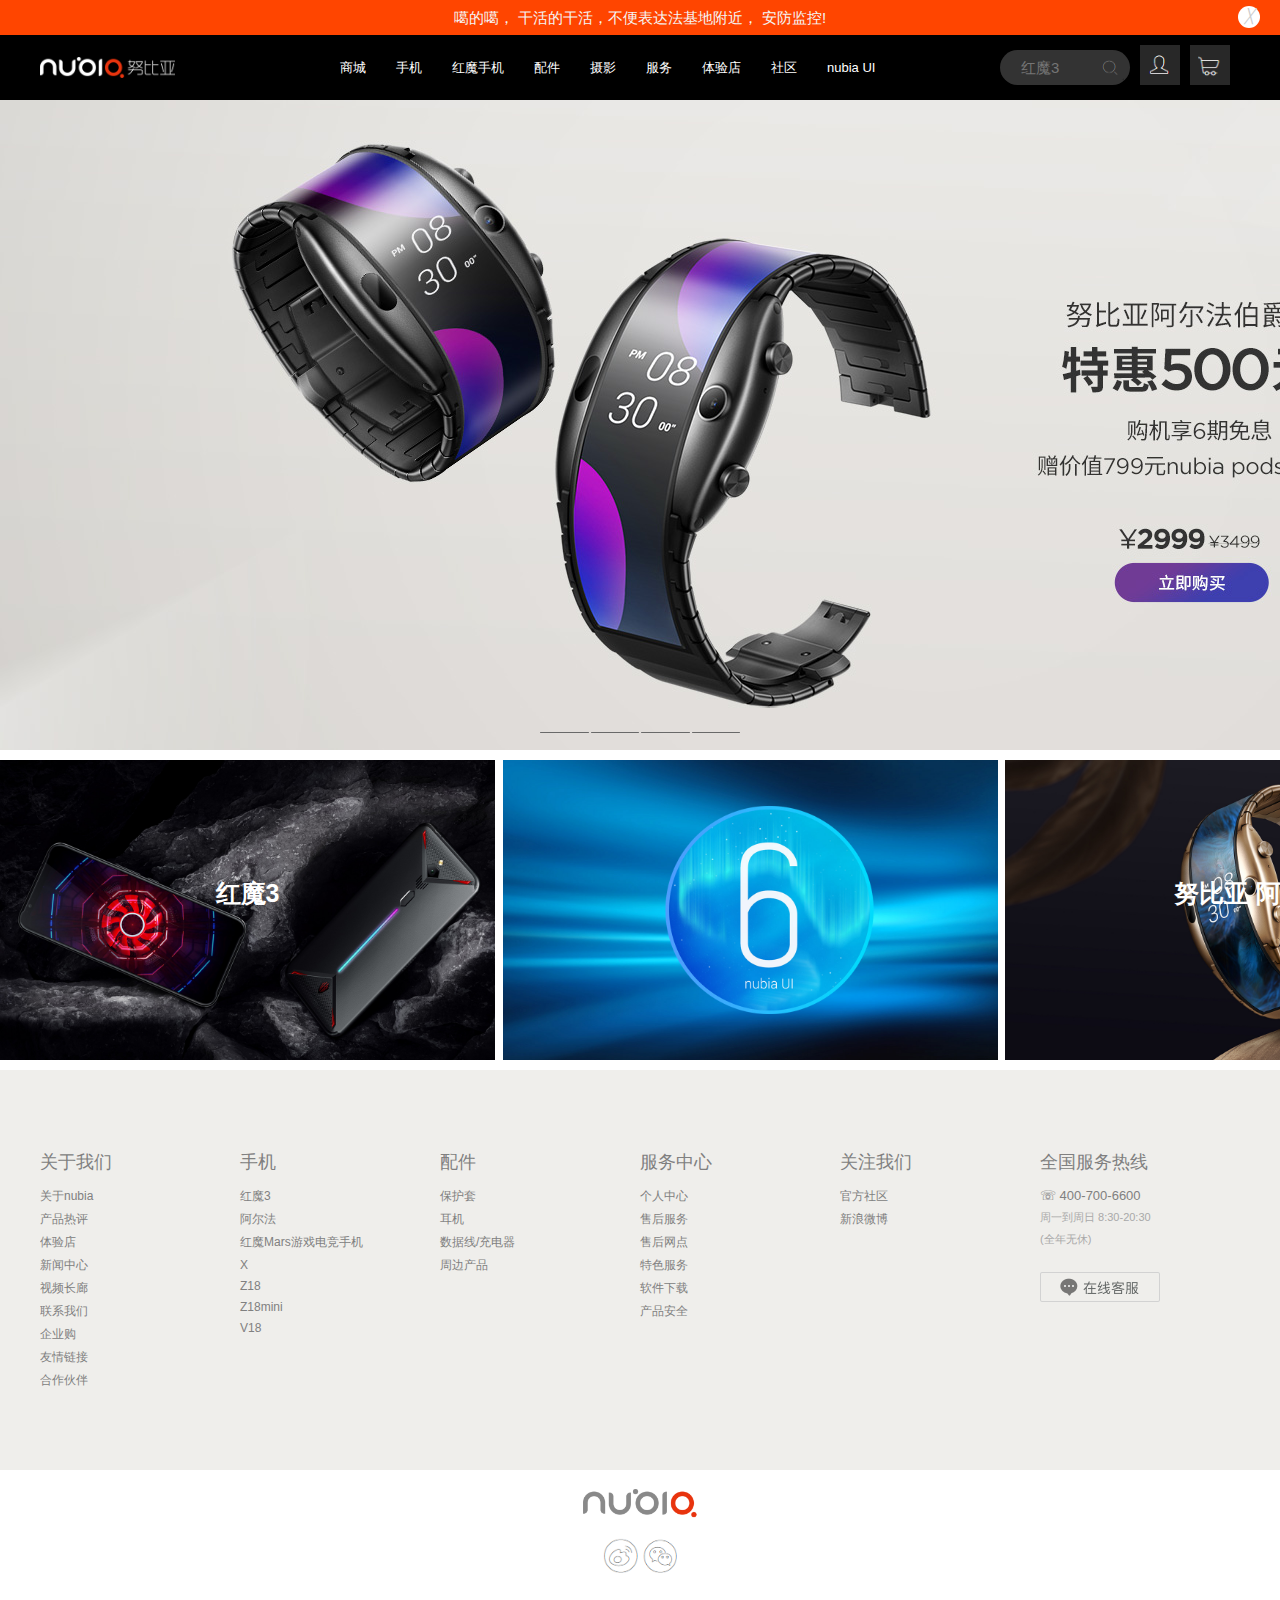
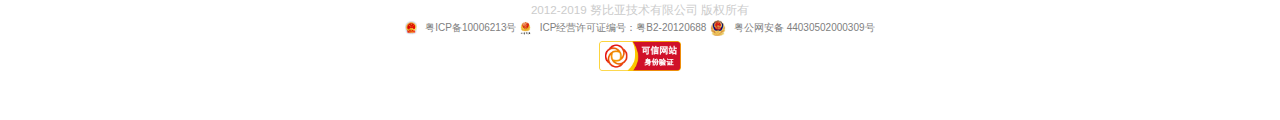
<file: index.html>
<!DOCTYPE html>
<html>
	<head>
		<meta charset="utf-8" />
		<title>努比亚手机-官方网站</title>
		<link rel="icon" href="title-icon.png"/>
		<link rel="stylesheet" type="text/css" href="css/base.css"/>
		<link rel="stylesheet" type="text/css" href="css/index.css"/>
		<script src="js/index.js" type="text/javascript" charset="utf-8"></script>
	</head>
	<body>
		<!--公告  ╳-->
		<div id = "notice" class="notice">
			<p>噶的噶， 干活的干活，不便表达法基地附近， 安防监控!</p>
			<a href="#">
				<i>╳</i>
			</a>
		</div>
		<!--公告end-->
		
		<!--顶部-->
		<header class="header">
			<div class="header_in">
				<!--logo-->
				<div class="header_left">
					<h1><a href="index.html">
						<img src="img/nubia-logo-inverse-x2-cn.png"/>
					</a></h1>
				</div>
				<div class="header_right">
					<!--nav-->
					<div id="header-nav" class="header_nav">
						<ul id = "navItem">
							<li><a href="shop.html">商城</a></li>
							<li><a href="#">手机</a></li>
							<li><a href="#">红魔手机</a></li>
							<li><a href="#">配件</a></li>
							<li><a href="#">摄影</a></li>
							<li><a href="#">服务</a></li>
							<li><a href="#">体验店</a></li>
							<li><a href="#">社区</a></li>
							<li><a href="#">nubia UI</a></li>
						</ul>
					</div>
					<!--search login cart-->
					<div class="header_login">
						<ul>
							
							<li><a href="#"></a></li>
							<li><a href="#"></a></li>
							<li>
								<input type="text" placeholder="红魔3"/>
								<i></i>
							</li>
						</ul>	
					</div>
				</div>
			</div>
					<!-- hover-tabs -->
		<!-- hover-tabs 1-->
		<div class="hover-tabs">
			<ul>
				<li>
					<a href="#">
						<img src="img/mo1.png"/>
						<span>Z20</span>
					</a>
				</li>
				<li>
					<a href="#">
						<img src="img/mo2.png"/>
						<span>Z20</span>
					</a>
				</li>
				<li>
					<a href="#">
						<img src="img/mo3.png"/>
						<span>Z20</span>
					</a>
				</li>
				<li>
					<a href="#">
						<img src="img/mo4.png"/>
						<span>Z20</span>
					</a>
				</li>
				<li>
					<a href="#">
						<img src="img/mo5.png"/>
						<span>Z20</span>
					</a>
				</li>
				<li>
					<a href="#">
						<img src="img/mo6.png"/>
						<span>Z20</span>
					</a>
				</li>
			</ul>
		</div>
		<!-- hover-tabs 2-->
		<div class="hover-tabs">
			<ul>
				<li>
					<a href="#">
						<img src="img/hm1.png"/>
						<span>红魔3</span>
					</a>
				</li>
				<li>
					<a href="#">
						<img src="img/hm2.png"/>
						<span>红魔Mars</span>
					</a>
				</li>
		
			</ul>
		</div>
		<!-- hover-tabs 3-->
		<div class="hover-tabs">
			<ul>
				<li>
					<a href="#">
						<img src="img/mo1.png"/>
						<span>Z20</span>
					</a>
				</li>
				<li>
					<a href="#">
						<img src="img/mo1.png"/>
						<span>Z20</span>
					</a>
				</li>
				<li>
					<a href="#">
						<img src="img/mo1.png"/>
						<span>Z20</span>
					</a>
				</li>
				<li>
					<a href="#">
						<img src="img/mo1.png"/>
						<span>Z20</span>
					</a>
				</li>
				<li>
					<a href="#">
						<img src="img/mo1.png"/>
						<span>Z20</span>
					</a>
				</li>
				<li>
					<a href="#">
						<img src="img/mo1.png"/>
						<span>Z20</span>
					</a>
				</li>
			</ul>
		</div>
		<!-- hover-tabs  end-->
		</header>
		<!--顶部end-->

	
		
		<!--广告区-->
		<div class="banner">
			<div class="banner_lunbo">
				<img src="img/banner_p5  .jpg"/>
			</div>
			<div class="tiao">
				<ul>
					<li></li>
					<li></li>
					<li></li>
					<li></li>
				</ul>
			</div>
		</div>
		<div class="banner_video">
				<ul>
					<li>
						<a href="#">
							<img src="img/video1.jpg"/>
							<h3>红魔3</h3>
						</a>
					</li>
					<li>
						<a href="#">
							<img src="img/video2.jpg"/>
						</a>
					</li>
					<li>
						<a href="#">
							<img src="img/video3.jpg"/>
							<h3>努比亚&nbsp;阿尔法</h3>
						</a>
					</li>
				</ul>
			</div>
		<!--广告区end-->
		<div class="footer_container">
			<div class="footer_top">
				<div class="footer_top_in">
					<ul>
						<li>关于我们</li>
						<li><a href="#">关于nubia</a></li>
						<li><a href="#">产品热评</a></li>
						<li><a href="#">体验店</a></li>
						<li><a href="#">新闻中心</a></li>
						<li><a href="#">视频长廊</a></li>
						<li><a href="#">联系我们</a></li>
						<li><a href="#">企业购</a></li>
						<li><a href="#">友情链接</a></li>
						<li><a href="#">合作伙伴</a></li>
					</ul>
					<ul>
						<li>手机</li>
						<li><a href="#">红魔3</a></li>
						<li><a href="#">阿尔法</a></li>
						<li><a href="#">红魔Mars游戏电竞手机</a></li>
						<li><a href="#">X</a></li>
						<li><a href="#">Z18</a></li>
						<li><a href="#">Z18mini</a></li>
						<li><a href="#">V18</a></li>
					</ul>
					<ul>
						<li>配件</li>
						<li><a href="#">保护套</a></li>
						<li><a href="#">耳机</a></li>
						<li><a href="#">数据线/充电器</a></li>
						<li><a href="#">周边产品</a></li>
					</ul>
					<ul>
						<li>服务中心</li>
						<li><a href="#">个人中心</a></li>
						<li><a href="#">售后服务</a></li>
						<li><a href="#">售后网点</a></li>
						<li><a href="#">特色服务</a></li>
						<li><a href="#">软件下载</a></li>
						<li><a href="#">产品安全</a></li>
					</ul>
					<ul>
						<li>关注我们</li>
						<li><a href="#">官方社区</a></li>
						<li><a href="#">新浪微博</a></li>					
					</ul>
					<ul class="last_ul">
						<li>全国服务热线</li>
						<li><a href="#">☏ 400-700-6600</a></li>
						<li><span>周一到周日 8:30-20:30</span></li>
						<li><span>(全年无休)</span></li>
						<li style="margin-top: 25px;"><span><img src="img/online-server-icon.png"/></span></li>
					</ul>
				</div>
			</div>
			<div class="footer_bottom">
				<a href="#"><img width="115px" src="img/footer-bottom-logo.png"/></a>
				<div class="weibo_wechat_icon">
					<a style="background-image: url(img/footer-bottom-weibo-icon.png);" href="#"></a>
					<a style="background-image: url(img/footer-bottom-wecat-icon.png);"  href="#"></a>
				</div>
				<div class="xk">
					<small>
						2012-2019 努比亚技术有限公司 版权所有<br />
						<a href="https://www.miibeian.gov.cn/">
							<img src="img/xk1.png"/>
							<span> 粤ICP备10006213号</span>
						</a>
						<a href="https://www.miibeian.gov.cn/">
							<img src="img/xk2.jpg"/>
							<span> ICP经营许可证编号：粤B2-20120688</span>
						</a>
						<a href="https://www.miibeian.gov.cn/">
							<img src="img/xk3.png"/>
							<span> 粤公网安备 44030502000309号</span>
						</a><br />
					</small>
						<a href="#">
							<img  style="height: 30px; margin-top: 5px;" src="img/kxwz.png"/>
						</a>
				</div>
			</div>
		</div>
	
	</body>
</html>
</file>
<file: css/base.css>
/*清空默认样式*/
html{color:#000;background:#FFF}
body,div,dl,dt,dd,ul,ol,li,h1,h2,h3,h4,h5,h6,pre,code,form,fieldset,
legend,input,textarea,p,blockquote,th,td,a,img{margin:0;padding:0}
table{border-collapse:collapse;border-spacing:0}
fieldset,img{border:0}
address,caption,cite,code,dfn,em,strong,th,var{font-style:normal;font-weight:normal}
ol,ul{list-style:none}
caption,th{text-align:left}
h1,h2,h3,h4,h5,h6{font-size:100%;font-weight:normal}
q:before,q:after{content:''}
abbr,acronym{border:0;font-variant:normal}
sup{vertical-align:text-top}
sub{vertical-align:text-bottom}
input,textarea,select{font-family:inherit;font-size:inherit;font-weight:inherit;*font-size:100%}
legend{color:#000}
#yui3-css-stamp.cssreset{display:none}
a{text-decoration: none; color: #ccc;}
/*设置全局样式*/
body{
	font-family: 'Gotham', Helvetica, Arial, sans-serif;
    font-size: 14px;
    color: #ccc;
    font-weight: 300;
	background-color: #fff;
}
</file>
<file: css/index.css>
/*公告*/
.notice{
	width: 100%;
	height: 35px;
	background-color: orangered;
	text-align: center;
}
.notice p{
	line-height: 35px;
	color: whitesmoke;
	font-size: 15px;
}

.notice a{
	height: 18px;
	width: 18px;
	background-color: #FFFFFF;
	display: inline-block;
	text-align: center;
	padding: 2px;
	border-radius: 50%;
	position: absolute;
	top: 6px;
	right: 20px;
}
.notice a i{
	height: 15px;
	width: 15px;
	text-align: center;
	
}
/*公告end*/
/*顶部*/
.header{
	width: 100%;
	height: 65px;
	background-color: #000;
	position: relative;
}
.header_in{
	width: 1200px;
	height: 100%;
	background-color: lightseagreen;
	margin: 0 auto;
}
.header_in .header_left{
	width: 300px;
	height: 100%;
	float: left;
	background-color: #000;
}
.header_in .header_left>h1 img{
	width: 135px;
	margin-top: 8px;
}
.header_in .header_right{
	width: 900px;
	height: 100%;
	background-color: darkgray;
	float: right;
}
.header_in .header_right .header_nav{
	width: 600px;
	height: 100%;
	background-color: darkblue;
	float: left;
}
.header_in .header_right .header_nav>ul{
	width: 100%;
	height: 100%;
	background-color: #000;
}
.header_in .header_right .header_nav>ul>li{
	float: left;
	margin-right: 30px;
	height: 100%;
}
.header_in .header_right .header_nav>ul>li>a{
	font-size: 13px;
	color: #FFFFFF;
	line-height: 65px;
	height: 100%;
	display: inline-block;
}
.header_in .header_right .header_nav>ul>li>a:hover{
	color: lightgray;
}
.header_in .header_right .header_login{
	width: 300px;
	height: 100%;
	float: right;
}
.header_in .header_right .header_login>ul{
	width: 100%;
	height: 100%;
	background-color: #000;
}
.header_in .header_right .header_login>ul>li{
	float: right;
	width: 50px;
	height: 65px;
	background-color: #000;
}
.header_in .header_right .header_login>ul>li:nth-child(3){
	width: 130px;
	height: 35px;
	background-color: #333333;
	margin-top:15px;
	border-radius: 17.5px;
	position: relative;
	margin-right: 10px;
}
.header_in .header_right .header_login>ul>li>input{
	width: 80px;
	height: 35px;
	border: 1px solid #333333;
	margin-left: 18px;
	background-color: #333333;
	font-size: 15px;
	color: gray;
	box-sizing: border-box;
	outline-width: 0;
	padding-left: 2px;
}
.header_in .header_right .header_login>ul>li>i{
	display: inline-block;
	background-image: url(../img/header-search.png);
	background-repeat: no-repeat;
	height: 25px;
	width: 25px;
	background-size: cover;
	margin-top: 5px;
	position: absolute;
	right: 5%;
}
.header_in .header_right .header_login>ul>li>a{
	display: inline-block;
	height: 40px;
	width: 40px;
	margin-top: 10px;
}
.header_in .header_right .header_login>ul>li:nth-child(1)>a{
	background-image: url(../img/header-cart.png);
	background-repeat:no-repeat;
	background-size: cover;
}
.header_in .header_right .header_login>ul>li:nth-child(2)>a{
	background-image: url(../img/header-longin.png);
	background-repeat:no-repeat;
	background-size: cover;
}
/*顶部end*/
/*hover-tabs*/
.hover-tabs{
	width: 100%;
	height: 230px;
	background-color: rgba(0, 0, 0, 0.85);
	position: absolute;
	top: 65px;
	z-index: 5;
	display: none;
}

.hover-tabs>ul{
	width: 1100px;
	height: 100%;
	margin: 0 auto;
	
}
.hover-tabs>ul>li{
	width: 180px;
	height: 100%;
	float: left;
	text-align: center;
}
.hover-tabs>ul>li>a:hover>span{
	color: darkgray;
}

.hover-tabs>ul>li>a{
	margin-top: 40px;
	display: block;
	margin: 0 auto;
	margin-top: 40px;
}

.hover-tabs>ul>li img{
	width: 120px;
}

.hover-tabs>ul>li span{
	display: block;
	color: white;
	transition: all 0.1s; 
}
/*hover-tabs end*/
/*广告轮播图*/
.banner{
	width: 100%;
	height: 650px;
	position: relative;
}
.banner_lunbo{
	width: 100%;
	height: 100%;
	overflow: hidden;
	text-align: center;
}
.banner_lunbo>img{
	margin: 0 -100%;
}
.banner .tiao{
	width: 200px;
	height: 3px;
	position: absolute;
	bottom: 15px;
	left: 50%;
	margin-left: -100px;
}
.banner .tiao>ul{
	width: 100%;
	height: 100%;
	display: flex;
	justify-content:space-between;
}
.banner .tiao>ul>li{
	width: 48.5px;
	height: 1px;
	background-color: dimgray;
	float: left;
	border-radius: 0.5px;
}
.banner .tiao>ul>li:hover{
	background-color:coral;
}
/*广告轮播图end*/
.banner_video{
	width: 1500px;
	height: 300px;
	margin: 0 auto;
	margin-top:10px;
}
.banner_video>ul{
	width: 100%;
	height: 100%;
	display: flex;
	justify-content: space-between;
}
.banner_video>ul>li{
	width: 33%;
	height: 100%;
	float: left;
	background-color: black;
	overflow: hidden;
	position: relative;
}
.banner_video>ul>li img{
	height: 100%;
	transform: scale(1.1,1.1);
	transition:all 2s;
}
.banner_video>ul>li:hover img{
	opacity: 0.7;
	transform: scale(1.05);
}
.banner_video>ul>li h3{
	position: absolute;
	bottom: 50%;
	left: 50%;
	margin-left: -100px;
	font-size: 25px;
	width: 200px;
	color: white;
	font-weight: 800;
	text-align: center;
}
/*底部区域*/
.footer_container{
	width: 100%;
	height: 650px;
	margin-top: 10px;
}
.footer_container .footer_top{
	width: 100%;
	height: 400px;
	background-color: #efeeeb;
}
.footer_container .footer_top .footer_top_in{
	width: 1200px;
	height: 100%;
	margin: 0 auto;
	overflow: hidden;
}
.footer_container .footer_top .footer_top_in>ul{
	width: 200px;
	height: 325px;
	margin-top: 75px;
	float: left;
}
.footer_container .footer_top .footer_top_in>ul>li{
	margin-top: 5px;
}
.footer_container .footer_top .footer_top_in>ul>li>a{
	font-size: 12px;
	color: gray;
	transition: color 0.7s;
	font-weight: 400;
}
.footer_container .footer_top .footer_top_in>ul>li:hover>a{
	color: orange;
}
.footer_container .footer_top .footer_top_in>ul>li:nth-child(1){
	font-size: 18px;
	color: gray;
}
.footer_container .footer_top .footer_top_in>ul>li:nth-child(1){
	margin-bottom: 13px;
}
.footer_container .footer_top .footer_top_in .last_ul>li:nth-child(2)>a{
	font-size: 13px;
	font-weight: 500;
}
.footer_container .footer_top .footer_top_in .last_ul>li>span{
	font-size: 11px;
	color: darkgray;
}

.footer_container .footer_bottom{
	width: 100%;
	height: 250px;
	text-align: center;
}
.footer_container .footer_bottom .weibo_wechat_icon>a{
	display: inline-block;
	width: 35px;
	height: 35px;
	background-size: cover;
	margin-bottom: 25px;
}
.footer_container .footer_bottom .xk a{
	height: 16px;
	background-color:white;
}
.footer_container .footer_bottom .xk>small>a>img{
	height: 16px;
	vertical-align: middle;
	margin-right: 5px;
}
.footer_container .footer_bottom .xk span{
	height: 16px;
	line-height: 14px;
	color: gray;
	font-size: 10px;
}
</file>
